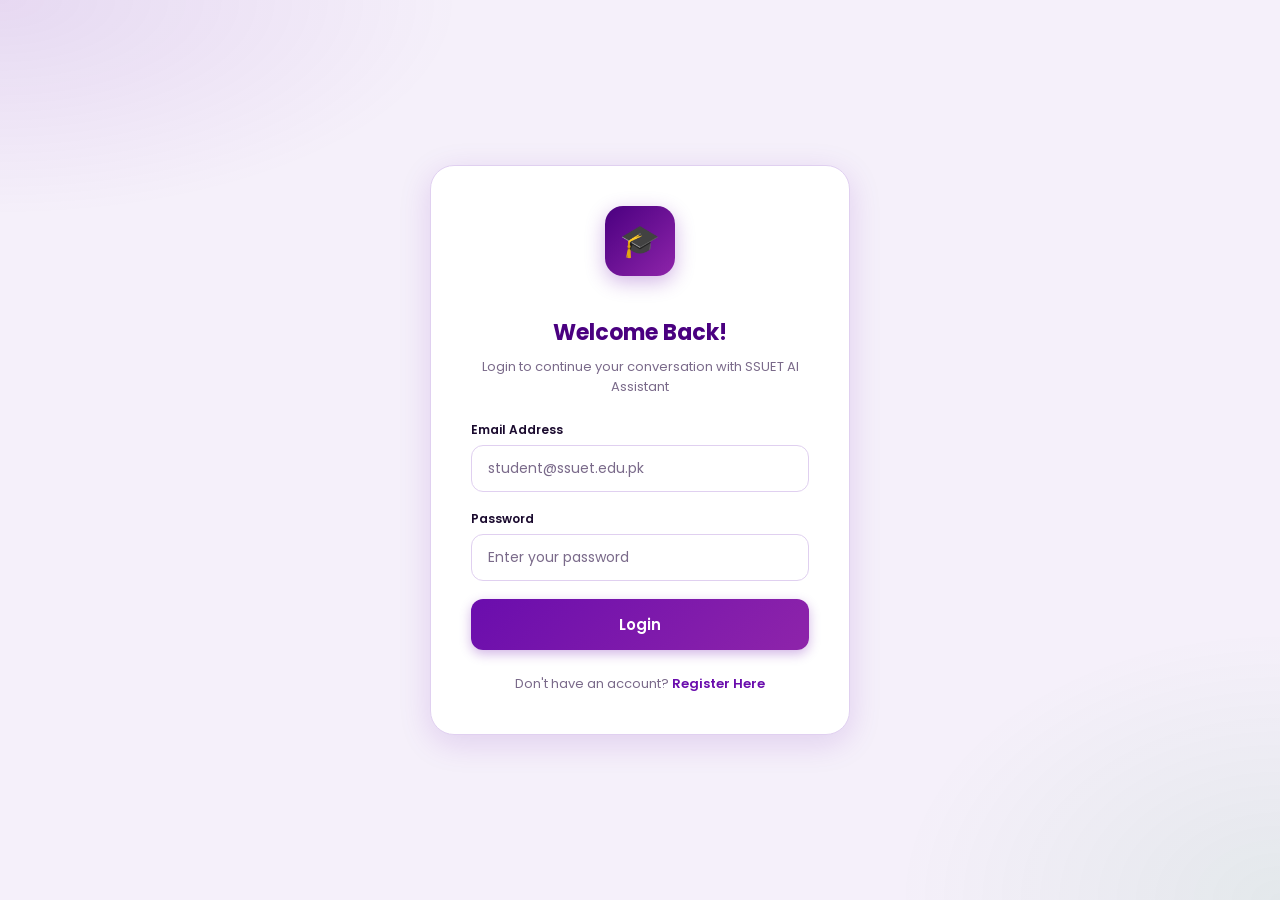
<file: templates/login.html>
<!DOCTYPE html>
<html lang="en">
<head>
    <meta charset="UTF-8">
    <meta name="viewport" content="width=device-width, initial-scale=1.0">
    <meta name="theme-color" content="#6a0dad">
    <meta name="csrf-token" content="{{ csrf_token() }}">
    <title>Login - SSUET AI Assistant</title>
    <link href="https://fonts.googleapis.com/css2?family=Poppins:wght@300;400;500;600;700;800&display=swap" rel="stylesheet">
    <link rel="stylesheet" href="/static/css/auth.css">
</head>
<body>
    <div class="auth-container">
        <div class="ssuet-branding">
            <div class="auth-logo">🎓</div>
        </div>
        <h1 class="auth-title">Welcome Back!</h1>
        <p class="auth-subtitle">Login to continue your conversation with SSUET AI Assistant</p>
        
        <div class="error-msg" id="errorMsg"></div>
        <div class="success-msg" id="successMsg"></div>
        
        <form id="loginForm" onsubmit="handleLogin(event)">
            <div class="form-group">
                <label class="form-label">Email Address</label>
                <input type="email" class="form-input" id="email" placeholder="student@ssuet.edu.pk" required>
            </div>
            <div class="form-group">
                <label class="form-label">Password</label>
                <input type="password" class="form-input" id="password" placeholder="Enter your password" required>
            </div>
            <button type="submit" class="btn-primary" id="submitBtn">Login</button>
        </form>
        
        <div class="auth-footer">
            Don't have an account? <a href="/register">Register Here</a>
        </div>
    </div>

    <script>
        async function handleLogin(e) {
            e.preventDefault();
            const email = document.getElementById('email').value;
            const password = document.getElementById('password').value;
            const submitBtn = document.getElementById('submitBtn');
            const errorMsg = document.getElementById('errorMsg');
            const successMsg = document.getElementById('successMsg');
            
            submitBtn.disabled = true;
            submitBtn.textContent = 'Logging in...';
            errorMsg.style.display = 'none';
            successMsg.style.display = 'none';
            
            const csrfToken = document.querySelector('meta[name="csrf-token"]').getAttribute('content');
            
            try {
                const res = await fetch('/login', {
                    method: 'POST',
                    headers: {
                        'Content-Type': 'application/json',
                        'X-CSRF-Token': csrfToken
                    },
                    body: JSON.stringify({email, password})
                });
                
                const data = await res.json();
                
                if (res.ok && data.success) {
                    successMsg.textContent = data.message;
                    successMsg.style.display = 'block';
                    setTimeout(() => window.location.href = data.redirect || '/', 1000);
                } else {
                    if (data.lockout_minutes) {
                        errorMsg.textContent = `🚫 Account/IP locked. Too many failed attempts. Try again in ${data.lockout_minutes} minutes.`;
                    } else {
                        errorMsg.textContent = data.error || 'Login failed';
                    }
                    errorMsg.style.display = 'block';
                    submitBtn.disabled = false;
                    submitBtn.textContent = 'Login';
                }
            } catch(err) {
                errorMsg.textContent = 'Connection error. Please try again.';
                errorMsg.style.display = 'block';
                submitBtn.disabled = false;
                submitBtn.textContent = 'Login';
            }
        }
    </script>
</body>
</html>
</file>
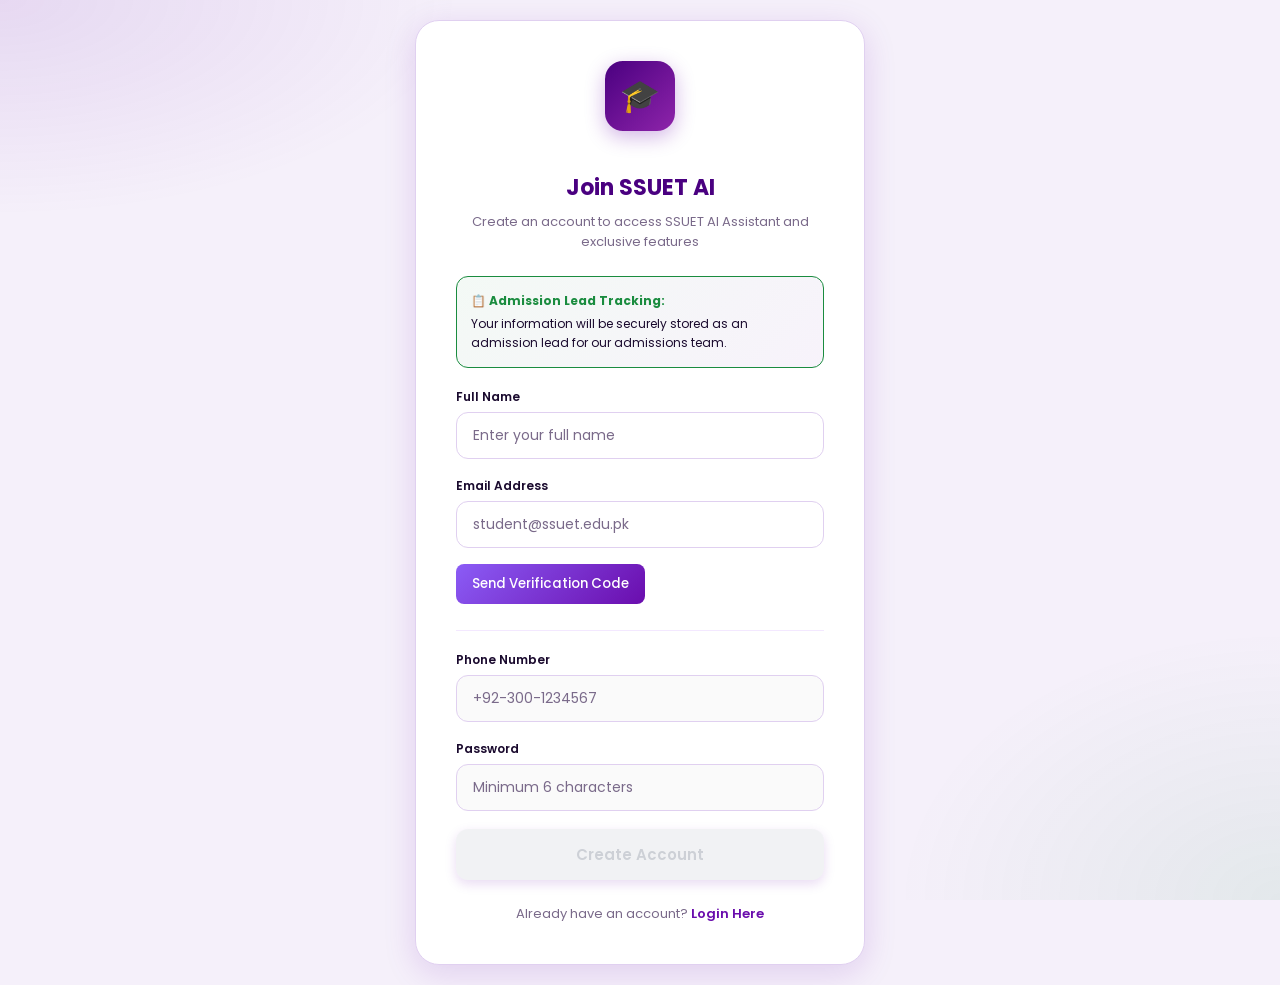
<file: templates/register.html>
<!DOCTYPE html>
<html lang="en">
<head>
    <meta charset="UTF-8">
    <meta name="viewport" content="width=device-width, initial-scale=1.0">
    <meta name="theme-color" content="#6a0dad">
    <meta name="csrf-token" content="{{ csrf_token() }}">
    <title>Register - SSUET AI Assistant</title>
    <link href="https://fonts.googleapis.com/css2?family=Poppins:wght@300;400;500;600;700;800&display=swap" rel="stylesheet">
    <link rel="stylesheet" href="/static/css/auth.css">
    <style>
        .status-badge {
            display: inline-block;
            padding: 4px 10px;
            border-radius: 6px;
            font-size: 11px;
            font-weight: 600;
            margin-top: 6px;
            text-transform: uppercase;
        }
        .status-badge.yellow {
            background-color: #fef3c7;
            color: #d97706;
            border: 1px solid #fde68a;
        }
        .status-badge.green {
            background-color: #d1fae5;
            color: #059669;
            border: 1px solid #a7f3d0;
        }
        .otp-input-style {
            letter-spacing: 8px;
            text-align: center;
            font-size: 24px;
            font-weight: 700;
            font-family: monospace;
            color: #6a0dad;
        }
        .countdown-text {
            font-size: 12px;
            color: #ef4444;
            margin-top: 6px;
            font-weight: 500;
        }
        .btn-inline {
            background: linear-gradient(135deg, #8b5cf6, #6a0dad);
            color: white;
            border: none;
            padding: 10px 16px;
            border-radius: 8px;
            font-family: inherit;
            font-weight: 500;
            cursor: pointer;
            transition: all 0.2s ease;
            margin-top: 8px;
        }
        .btn-inline:hover {
            opacity: 0.95;
            transform: translateY(-1px);
        }
        .btn-inline:disabled {
            background: #e5e7eb;
            color: #9ca3af;
            cursor: not-allowed;
            transform: none;
        }
    </style>
</head>
<body>
    <div class="auth-container" style="max-width: 450px;">
        <div class="ssuet-branding">
            <div class="auth-logo">🎓</div>
        </div>
        <h1 class="auth-title">Join SSUET AI</h1>
        <p class="auth-subtitle">Create an account to access SSUET AI Assistant and exclusive features</p>

        <div class="notice-box">
            <strong>📋 Admission Lead Tracking:</strong>
            Your information will be securely stored as an admission lead for our admissions team.
        </div>

        <div class="error-msg" id="errorMsg"></div>
        <div class="success-msg" id="successMsg"></div>

        <!-- Step 1: Verification Form -->
        <div id="otpSection" style="margin-bottom: 20px; border-bottom: 1px solid #f3e8ff; padding-bottom: 20px;">
            <div class="form-group">
                <label class="form-label">Full Name</label>
                <input type="text" class="form-input" id="name" placeholder="Enter your full name" required>
            </div>
            
            <div class="form-group" style="margin-bottom: 8px;">
                <label class="form-label">Email Address</label>
                <input type="email" class="form-input" id="email" placeholder="student@ssuet.edu.pk" required>
            </div>
            
            <button type="button" class="btn-inline" id="sendOtpBtn" onclick="sendOtpCode()">Send Verification Code</button>
            <div id="otpStatusBadge" class="status-badge yellow" style="margin-left: 8px; display: none;">Pending OTP</div>
            <div id="timer" class="countdown-text"></div>

            <div id="otpInputDiv" style="display: none; margin-top: 16px; background: #faf5ff; padding: 16px; border-radius: 10px; border: 1px dashed #d8b4fe;">
                <label class="form-label" style="text-align: center; display: block; color: #6a0dad;">Enter 6-Digit Verification Code</label>
                <input type="text" class="form-input otp-input-style" id="otpCode" placeholder="000000" maxlength="6" pattern="\d{6}" required>
                <button type="button" class="btn-primary" id="verifyOtpBtn" onclick="verifyOtpCode()" style="margin-top: 12px; width: 100%;">Verify Email</button>
            </div>
        </div>

        <!-- Step 2: Remaining Registration Form -->
        <form id="registerForm" onsubmit="handleRegister(event)">
            <div class="form-group">
                <label class="form-label">Phone Number</label>
                <input type="tel" class="form-input" id="phone" placeholder="+92-300-1234567" required disabled>
            </div>
            <div class="form-group">
                <label class="form-label">Password</label>
                <input type="password" class="form-input" id="password" placeholder="Minimum 6 characters" required disabled>
            </div>
            <button type="submit" class="btn-primary" id="submitBtn" disabled style="background: #e5e7eb; color: #9ca3af; cursor: not-allowed;">Create Account</button>
        </form>

        <div class="auth-footer">
            Already have an account? <a href="/login">Login Here</a>
        </div>
    </div>

    <script>
        let countdownInterval;
        let isEmailVerified = false;

        function getCsrfToken() {
            return document.querySelector('meta[name="csrf-token"]').getAttribute('content');
        }

        async function sendOtpCode() {
            const name = document.getElementById('name').value.trim();
            const email = document.getElementById('email').value.trim().lowerCase || document.getElementById('email').value.trim().toLowerCase();
            const sendOtpBtn = document.getElementById('sendOtpBtn');
            const errorMsg = document.getElementById('errorMsg');
            const successMsg = document.getElementById('successMsg');
            const otpStatusBadge = document.getElementById('otpStatusBadge');

            if (!name || !email) {
                alert('Please enter your Name and Email address first.');
                return;
            }

            if (!email.includes('@')) {
                alert('Please enter a valid email address.');
                return;
            }

            sendOtpBtn.disabled = true;
            sendOtpBtn.textContent = 'Sending...';
            errorMsg.style.display = 'none';
            successMsg.style.display = 'none';

            try {
                const res = await fetch('/api/send-otp', {
                    method: 'POST',
                    headers: {
                        'Content-Type': 'application/json',
                        'X-CSRF-Token': getCsrfToken()
                    },
                    body: JSON.stringify({ name, email })
                });

                const data = await res.json();

                if (res.ok && data.success) {
                    successMsg.textContent = data.message;
                    successMsg.style.display = 'block';
                    
                    // Show OTP input section
                    document.getElementById('otpInputDiv').style.display = 'block';
                    otpStatusBadge.style.display = 'inline-block';
                    otpStatusBadge.className = 'status-badge yellow';
                    otpStatusBadge.textContent = 'Pending OTP';
                    
                    // Start 60s cooldown timer for resend
                    startTimer(60);
                } else {
                    errorMsg.textContent = data.error || 'Failed to send verification code';
                    errorMsg.style.display = 'block';
                    sendOtpBtn.disabled = false;
                    sendOtpBtn.textContent = 'Send Verification Code';
                }
            } catch (err) {
                errorMsg.textContent = 'Connection error. Please try again.';
                errorMsg.style.display = 'block';
                sendOtpBtn.disabled = false;
                sendOtpBtn.textContent = 'Send Verification Code';
            }
        }

        function startTimer(durationSeconds) {
            clearInterval(countdownInterval);
            const timerDisplay = document.getElementById('timer');
            const sendOtpBtn = document.getElementById('sendOtpBtn');
            let timeLeft = durationSeconds;
            
            timerDisplay.textContent = `Resend available in ${timeLeft}s`;

            countdownInterval = setInterval(() => {
                timeLeft--;
                if (timeLeft <= 0) {
                    clearInterval(countdownInterval);
                    timerDisplay.textContent = '';
                    if (!isEmailVerified) {
                        sendOtpBtn.disabled = false;
                        sendOtpBtn.textContent = 'Resend Code';
                    }
                } else {
                    timerDisplay.textContent = `Resend available in ${timeLeft}s`;
                }
            }, 1000);
        }

        async function verifyOtpCode() {
            const email = document.getElementById('email').value.trim().toLowerCase();
            const otpCode = document.getElementById('otpCode').value.trim();
            const verifyOtpBtn = document.getElementById('verifyOtpBtn');
            const errorMsg = document.getElementById('errorMsg');
            const successMsg = document.getElementById('successMsg');
            const otpStatusBadge = document.getElementById('otpStatusBadge');

            if (!otpCode || otpCode.length !== 6) {
                alert('Please enter the 6-digit verification code.');
                return;
            }

            verifyOtpBtn.disabled = true;
            verifyOtpBtn.textContent = 'Verifying...';
            errorMsg.style.display = 'none';
            successMsg.style.display = 'none';

            try {
                const res = await fetch('/api/verify-otp', {
                    method: 'POST',
                    headers: {
                        'Content-Type': 'application/json',
                        'X-CSRF-Token': getCsrfToken()
                    },
                    body: JSON.stringify({ email, otp_code: otpCode })
                });

                const data = await res.json();

                if (res.ok && data.success) {
                    successMsg.textContent = data.message;
                    successMsg.style.display = 'block';
                    
                    // Email verified successfully
                    isEmailVerified = true;
                    clearInterval(countdownInterval);
                    document.getElementById('timer').textContent = '';
                    
                    // Update UI Status Badge
                    otpStatusBadge.className = 'status-badge green';
                    otpStatusBadge.textContent = 'Verified ✓';
                    
                    // Disable Step 1 fields
                    document.getElementById('name').disabled = true;
                    document.getElementById('email').disabled = true;
                    document.getElementById('sendOtpBtn').style.display = 'none';
                    document.getElementById('otpInputDiv').style.display = 'none';
                    
                    // Enable Step 2 fields
                    document.getElementById('phone').disabled = false;
                    document.getElementById('password').disabled = false;
                    
                    // Enable Create Account button and style it
                    const submitBtn = document.getElementById('submitBtn');
                    submitBtn.disabled = false;
                    submitBtn.style.background = 'linear-gradient(135deg, #8b5cf6, #6a0dad)';
                    submitBtn.style.color = 'white';
                    submitBtn.style.cursor = 'pointer';
                } else {
                    errorMsg.textContent = data.error || 'Invalid verification code';
                    errorMsg.style.display = 'block';
                    verifyOtpBtn.disabled = false;
                    verifyOtpBtn.textContent = 'Verify Email';
                }
            } catch (err) {
                errorMsg.textContent = 'Connection error. Please try again.';
                errorMsg.style.display = 'block';
                verifyOtpBtn.disabled = false;
                verifyOtpBtn.textContent = 'Verify Email';
            }
        }

        async function handleRegister(e) {
            e.preventDefault();
            if (!isEmailVerified) {
                alert('Please verify your email address first.');
                return;
            }

            const name = document.getElementById('name').value.trim();
            const email = document.getElementById('email').value.trim().toLowerCase();
            const phone = document.getElementById('phone').value.trim();
            const password = document.getElementById('password').value;
            
            const submitBtn = document.getElementById('submitBtn');
            const errorMsg = document.getElementById('errorMsg');
            const successMsg = document.getElementById('successMsg');

            submitBtn.disabled = true;
            submitBtn.textContent = 'Creating Account...';
            errorMsg.style.display = 'none';
            successMsg.style.display = 'none';

            try {
                const res = await fetch('/register', {
                    method: 'POST',
                    headers: {
                        'Content-Type': 'application/json',
                        'X-CSRF-Token': getCsrfToken()
                    },
                    body: JSON.stringify({ name, email, phone, password })
                });

                const data = await res.json();

                if (res.ok && data.success) {
                    successMsg.textContent = data.message;
                    successMsg.style.display = 'block';
                    setTimeout(() => window.location.href = '/login', 1500);
                } else {
                    errorMsg.textContent = data.error || 'Registration failed';
                    errorMsg.style.display = 'block';
                    submitBtn.disabled = false;
                    submitBtn.textContent = 'Create Account';
                }
            } catch(err) {
                errorMsg.textContent = 'Connection error. Please try again.';
                errorMsg.style.display = 'block';
                submitBtn.disabled = false;
                submitBtn.textContent = 'Create Account';
            }
        }
    </script>
</body>
</html>
</file>
<file: static/css/auth.css>
/* ============================================================================ */
/* SSUET AI ASSISTANT - AUTHENTICATION STYLESHEET                            */
/* ============================================================================ */

:root{
  --purple:#6a0dad;
  --purple-light:#8e24aa;
  --purple-dark:#4a0080;
  --green:#1a8c3f;
  --green-light:#22a84e;
  --gold:#f5a623;
  --white:#fff;
  --bg:#f5f0fa;
  --surface:#fff;
  --border:#e0d0f0;
  --text:#1a0a2e;
  --muted:#7a6a8a;
}

*,*::before,*::after{
  margin:0;
  padding:0;
  box-sizing:border-box;
}

body{
  font-family:'Poppins',sans-serif;
  background:var(--bg);
  color:var(--text);
  min-height:100vh;
  display:flex;
  align-items:center;
  justify-content:center;
  padding:20px;
}

body::before{
  content:'';
  position:fixed;
  inset:0;
  background:radial-gradient(ellipse 60% 40% at 0% 0%,rgba(106,13,173,0.1) 0%,transparent 60%),
              radial-gradient(ellipse 50% 50% at 100% 100%,rgba(26,140,63,0.08) 0%,transparent 60%);
  pointer-events:none;
  z-index:0;
}

.auth-container{
  background:var(--surface);
  border-radius:24px;
  padding:40px;
  width:100%;
  max-width:420px;
  box-shadow:0 8px 32px rgba(106,13,173,0.15);
  position:relative;
  z-index:1;
  border:1.5px solid var(--border);
}

.auth-logo{
  width:70px;
  height:70px;
  background:linear-gradient(135deg,var(--purple-dark),var(--purple-light));
  border-radius:18px;
  margin:0 auto 20px;
  display:flex;
  align-items:center;
  justify-content:center;
  font-size:32px;
  box-shadow:0 6px 20px rgba(106,13,173,.3);
}

.auth-title{
  font-size:22px;
  font-weight:700;
  color:var(--purple-dark);
  text-align:center;
  margin-bottom:8px;
}

.auth-subtitle{
  font-size:13px;
  color:var(--muted);
  text-align:center;
  margin-bottom:24px;
}

.form-group{
  margin-bottom:18px;
}

.form-label{
  font-size:12px;
  font-weight:600;
  color:var(--text);
  margin-bottom:6px;
  display:block;
}

.form-input{
  width:100%;
  padding:12px 16px;
  border:1.5px solid var(--border);
  border-radius:12px;
  font-size:14px;
  font-family:'Poppins',sans-serif;
  outline:none;
  transition:border-color .2s;
}

.form-input:focus{
  border-color:var(--purple);
}

.form-input::placeholder{
  color:var(--muted);
}

.btn-primary{
  width:100%;
  padding:14px;
  background:linear-gradient(135deg,var(--purple),var(--purple-light));
  color:white;
  border:none;
  border-radius:12px;
  font-size:15px;
  font-weight:600;
  cursor:pointer;
  transition:all .2s;
  font-family:'Poppins',sans-serif;
  box-shadow:0 4px 12px rgba(106,13,173,0.3);
}

.btn-primary:hover{
  transform:translateY(-2px);
  box-shadow:0 6px 16px rgba(106,13,173,0.4);
}

.btn-primary:disabled{
  opacity:.5;
  cursor:not-allowed;
  transform:none;
}

.auth-footer{
  margin-top:24px;
  text-align:center;
  font-size:13px;
  color:var(--muted);
}

.auth-footer a{
  color:var(--purple);
  text-decoration:none;
  font-weight:600;
}

.auth-footer a:hover{
  text-decoration:underline;
}

.error-msg{
  background:#fee2e2;
  border:1px solid #ef4444;
  color:#dc2626;
  padding:10px 14px;
  border-radius:10px;
  font-size:12px;
  margin-bottom:16px;
  display:none;
}

.success-msg{
  background:#f0fdf4;
  border:1px solid var(--green);
  color:var(--green);
  padding:10px 14px;
  border-radius:10px;
  font-size:12px;
  margin-bottom:16px;
  display:none;
}

.ssuet-branding{
  display:flex;
  align-items:center;
  justify-content:center;
  gap:10px;
  margin-bottom:20px;
}

.ssuet-branding img{
  width:40px;
  height:40px;
}

.ssuet-branding span{
  font-size:16px;
  font-weight:700;
  color:var(--purple-dark);
}

/* Notice Box */
.notice-box{
  background:linear-gradient(135deg,rgba(26,140,63,0.05),rgba(106,13,173,0.05));
  border:1.5px solid var(--green);
  border-radius:12px;
  padding:14px;
  margin-bottom:20px;
  font-size:12px;
  color:var(--text);
  line-height:1.6;
}

.notice-box strong{
  color:var(--green);
  display:block;
  margin-bottom:4px;
}

/* Responsive */
@media(max-width:500px){
  .auth-container{
    padding:30px 20px;
  }

  .auth-title{
    font-size:18px;
  }

  .auth-subtitle{
    font-size:12px;
  }
}
</file>
